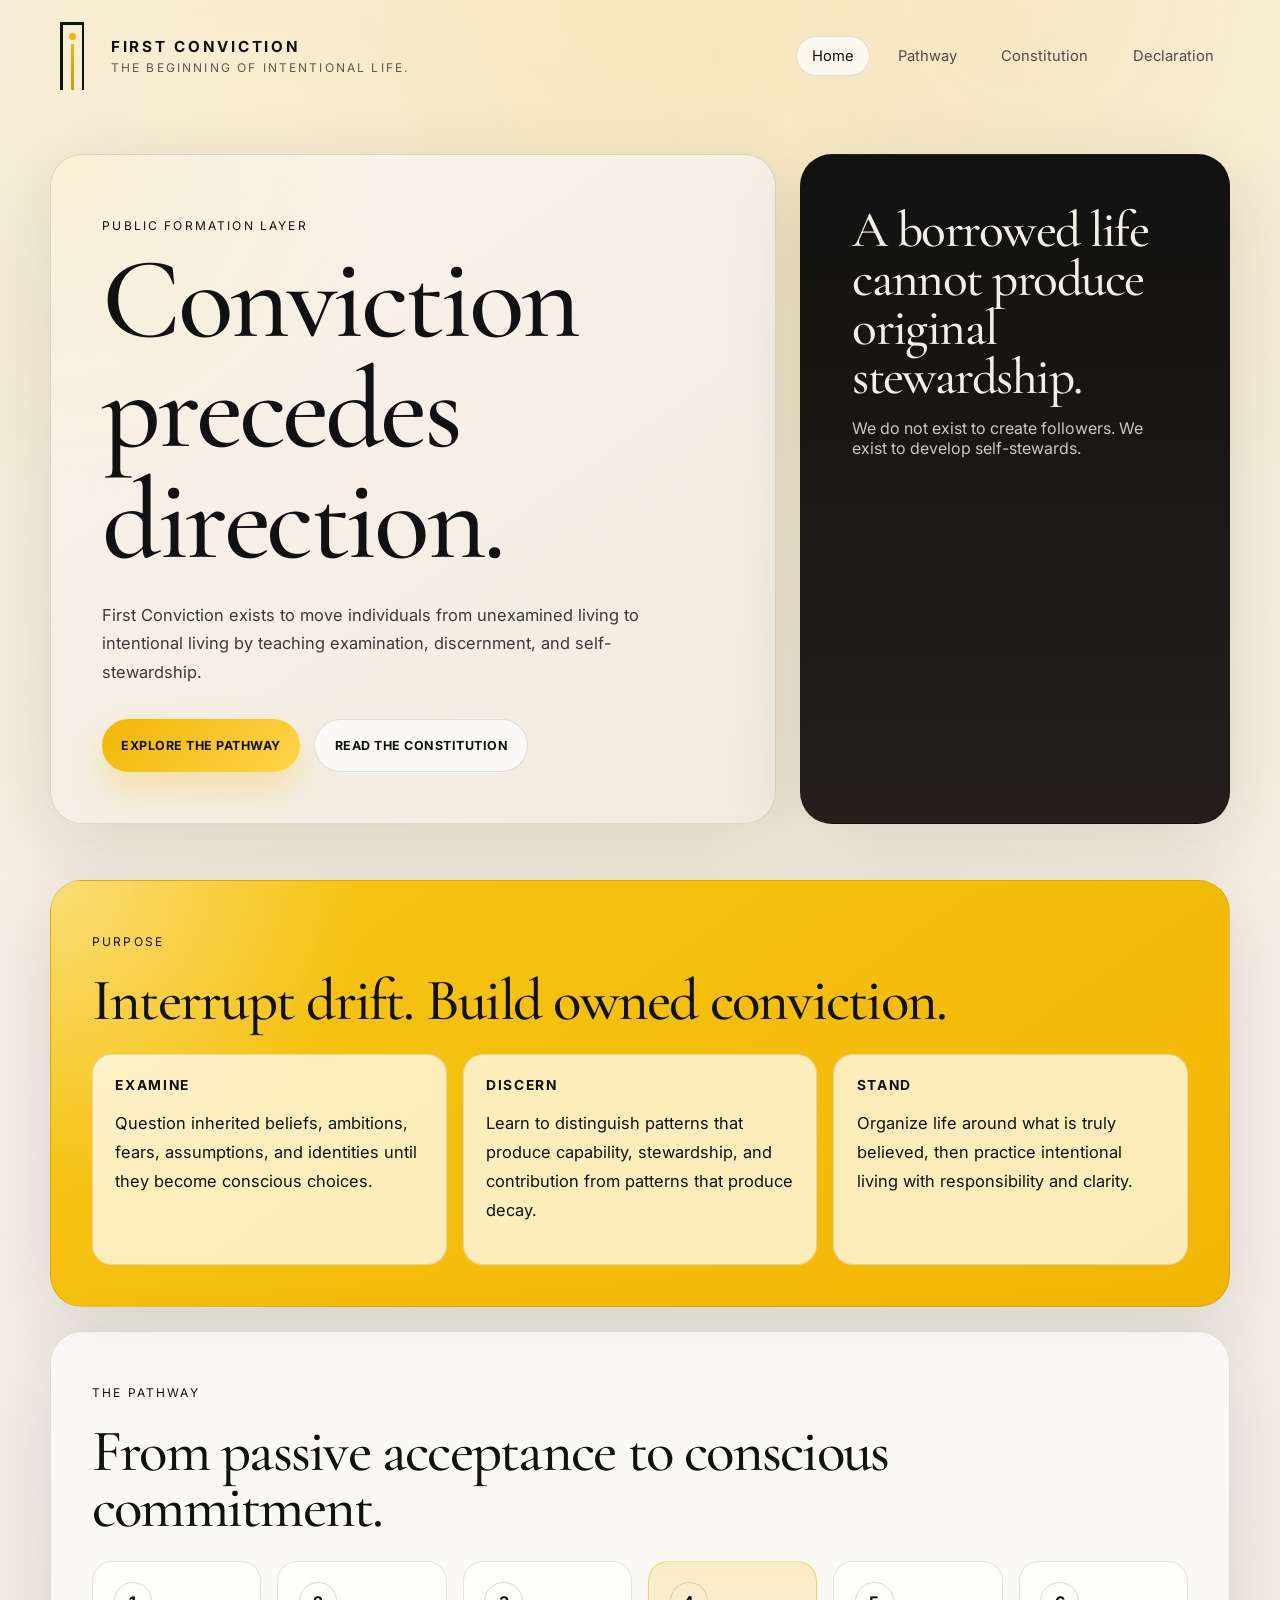
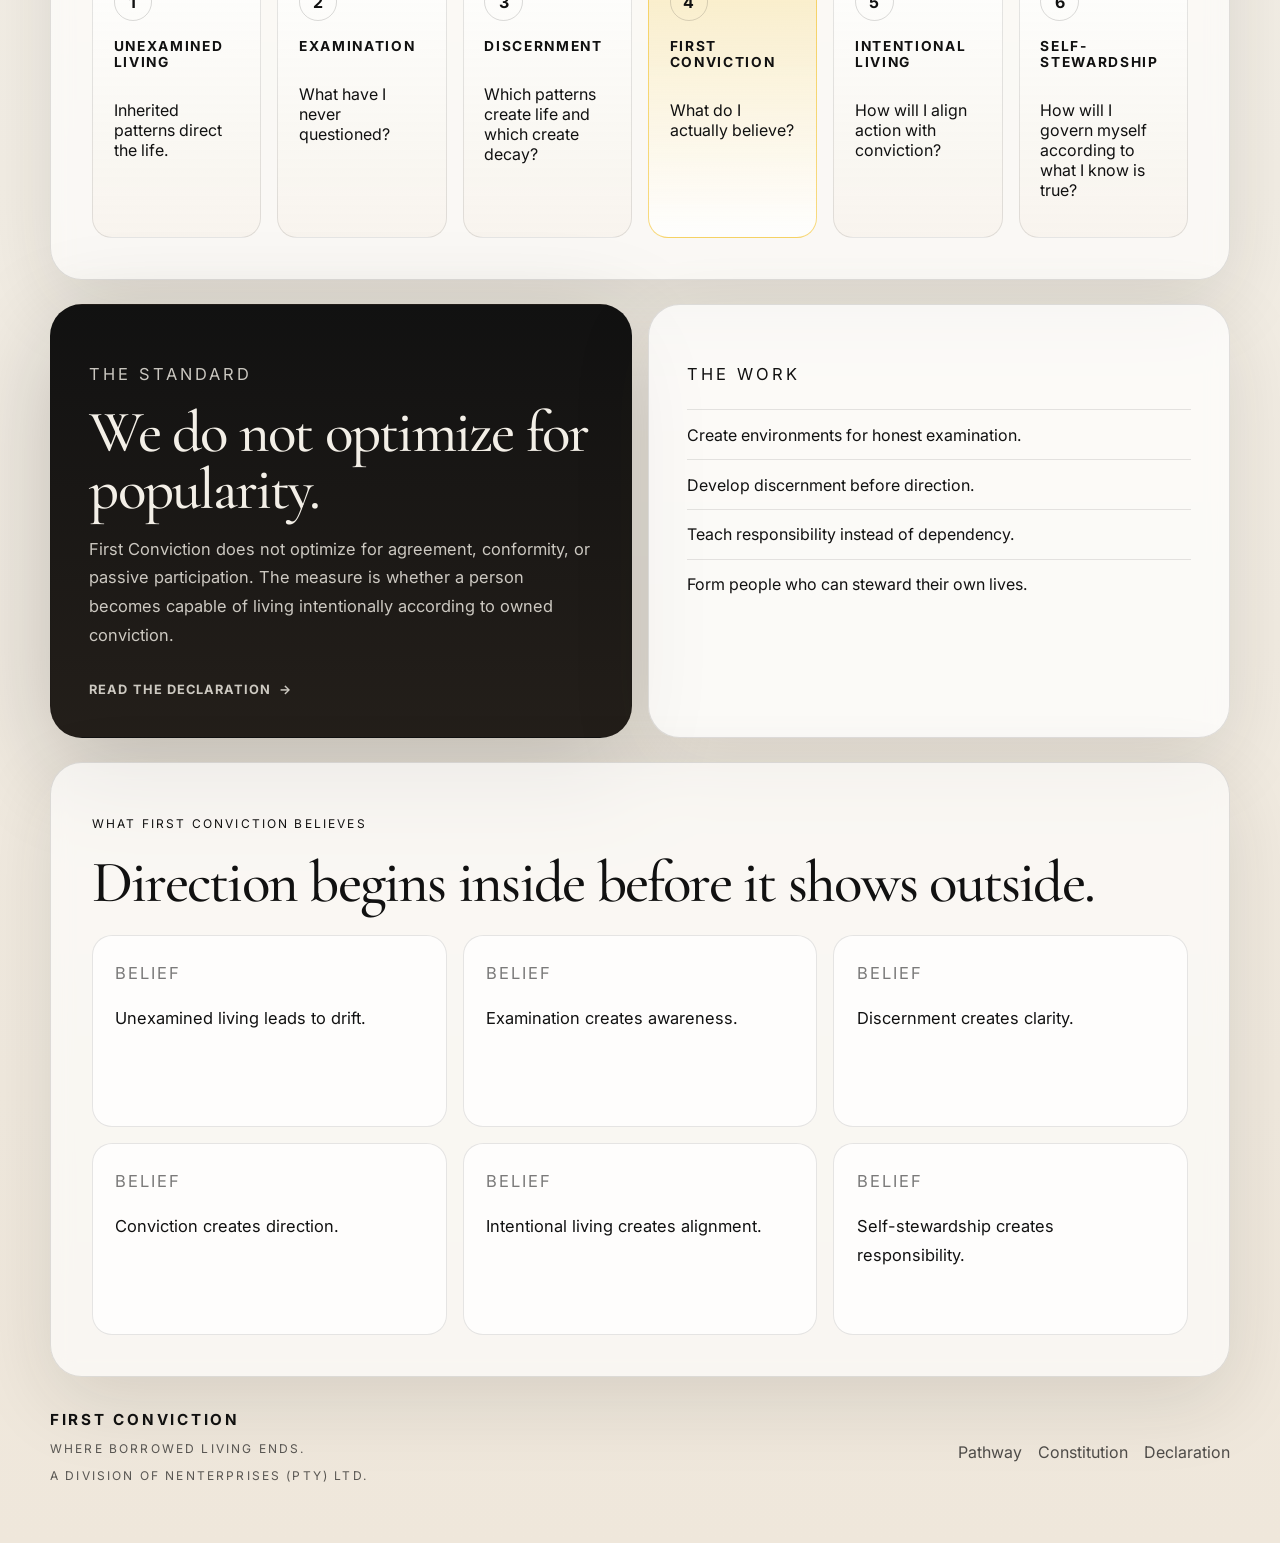
<file: index.html>
<!DOCTYPE html>
<html lang="en">
<head>
  <meta charset="UTF-8">
  <meta name="viewport" content="width=device-width, initial-scale=1.0">
  <title>First Conviction | The Beginning of Intentional Life</title>
  <meta name="description" content="First Conviction exists to move individuals from unexamined living to intentional living through examination, discernment, and self-stewardship.">
  <link rel="preconnect" href="https://fonts.googleapis.com">
  <link rel="preconnect" href="https://fonts.gstatic.com" crossorigin>
  <link href="https://fonts.googleapis.com/css2?family=Cormorant+Garamond:wght@400;500;600;700&family=Inter:wght@400;500;600;700;800&display=swap" rel="stylesheet">
  <link rel="icon" href="assets/brand-mark.svg" type="image/svg+xml">
  <link rel="stylesheet" href="styles.css">
</head>
<body data-page="home">
  <div class="site-shell">
    <header class="site-header">
      <a class="brand" href="index.html" aria-label="First Conviction home">
        <span class="brand-mark" aria-hidden="true">
          <span class="brand-mark__dot"></span>
          <span class="brand-mark__left"></span>
          <span class="brand-mark__center"></span>
          <span class="brand-mark__right"></span>
        </span>
        <span class="brand-copy">
          <strong>First Conviction</strong>
          <span>The beginning of intentional life.</span>
        </span>
      </a>
      <nav class="site-nav" aria-label="Primary">
        <a href="index.html">Home</a>
        <a href="pathway.html">Pathway</a>
        <a href="constitution.html">Constitution</a>
        <a href="declaration.html">Declaration</a>
      </nav>
    </header>

    <main>
      <section class="hero">
        <div class="hero__content reveal">
          <p class="eyebrow">Public Formation Layer</p>
          <h1>Conviction precedes direction.</h1>
          <p class="hero__lede">
            First Conviction exists to move individuals from unexamined living to intentional living by teaching examination, discernment, and self-stewardship.
          </p>
          <div class="hero__actions">
            <a class="button button--primary" href="pathway.html">Explore the Pathway</a>
            <a class="button button--ghost" href="constitution.html">Read the Constitution</a>
          </div>
        </div>
        <aside class="hero__panel reveal">
          <blockquote>
            A borrowed life cannot produce original stewardship.
          </blockquote>
          <p>
            We do not exist to create followers. We exist to develop self-stewards.
          </p>
        </aside>
      </section>

      <section class="section section--gold reveal">
        <div class="section-heading">
          <p class="eyebrow">Purpose</p>
          <h2>Interrupt drift. Build owned conviction.</h2>
        </div>
        <div class="principles-grid">
          <article class="principle-card">
            <h3>Examine</h3>
            <p>Question inherited beliefs, ambitions, fears, assumptions, and identities until they become conscious choices.</p>
          </article>
          <article class="principle-card">
            <h3>Discern</h3>
            <p>Learn to distinguish patterns that produce capability, stewardship, and contribution from patterns that produce decay.</p>
          </article>
          <article class="principle-card">
            <h3>Stand</h3>
            <p>Organize life around what is truly believed, then practice intentional living with responsibility and clarity.</p>
          </article>
        </div>
      </section>

      <section class="section reveal">
        <div class="section-heading">
          <p class="eyebrow">The Pathway</p>
          <h2>From passive acceptance to conscious commitment.</h2>
        </div>
        <div class="pathway-strip" aria-label="First Conviction pathway">
          <div class="path-step">
            <span class="path-step__number">1</span>
            <h3>Unexamined Living</h3>
            <p>Inherited patterns direct the life.</p>
          </div>
          <div class="path-step">
            <span class="path-step__number">2</span>
            <h3>Examination</h3>
            <p>What have I never questioned?</p>
          </div>
          <div class="path-step">
            <span class="path-step__number">3</span>
            <h3>Discernment</h3>
            <p>Which patterns create life and which create decay?</p>
          </div>
          <div class="path-step path-step--accent">
            <span class="path-step__number">4</span>
            <h3>First Conviction</h3>
            <p>What do I actually believe?</p>
          </div>
          <div class="path-step">
            <span class="path-step__number">5</span>
            <h3>Intentional Living</h3>
            <p>How will I align action with conviction?</p>
          </div>
          <div class="path-step">
            <span class="path-step__number">6</span>
            <h3>Self-Stewardship</h3>
            <p>How will I govern myself according to what I know is true?</p>
          </div>
        </div>
      </section>

      <section class="section split-section reveal">
        <div class="split-section__panel split-section__panel--dark">
          <p class="eyebrow">The Standard</p>
          <h2>We do not optimize for popularity.</h2>
          <p>
            First Conviction does not optimize for agreement, conformity, or passive participation. The measure is whether a person becomes capable of living intentionally according to owned conviction.
          </p>
          <a class="text-link" href="declaration.html">Read the declaration</a>
        </div>
        <div class="split-section__panel split-section__panel--light">
          <p class="eyebrow">The Work</p>
          <ul class="line-list">
            <li>Create environments for honest examination.</li>
            <li>Develop discernment before direction.</li>
            <li>Teach responsibility instead of dependency.</li>
            <li>Form people who can steward their own lives.</li>
          </ul>
        </div>
      </section>

      <section class="section reveal">
        <div class="section-heading">
          <p class="eyebrow">What First Conviction Believes</p>
          <h2>Direction begins inside before it shows outside.</h2>
        </div>
        <div class="quote-grid">
          <article class="quote-card">
            <p class="quote-card__label">Belief</p>
            <p>Unexamined living leads to drift.</p>
          </article>
          <article class="quote-card">
            <p class="quote-card__label">Belief</p>
            <p>Examination creates awareness.</p>
          </article>
          <article class="quote-card">
            <p class="quote-card__label">Belief</p>
            <p>Discernment creates clarity.</p>
          </article>
          <article class="quote-card">
            <p class="quote-card__label">Belief</p>
            <p>Conviction creates direction.</p>
          </article>
          <article class="quote-card">
            <p class="quote-card__label">Belief</p>
            <p>Intentional living creates alignment.</p>
          </article>
          <article class="quote-card">
            <p class="quote-card__label">Belief</p>
            <p>Self-stewardship creates responsibility.</p>
          </article>
        </div>
      </section>
    </main>

    <footer class="site-footer">
      <div>
        <strong>First Conviction</strong>
        <p>Where borrowed living ends.</p>
        <p class="footer-attribution">A division of Nenterprises (Pty) Ltd.</p>
      </div>
      <div class="footer-links">
        <a href="pathway.html">Pathway</a>
        <a href="constitution.html">Constitution</a>
        <a href="declaration.html">Declaration</a>
      </div>
    </footer>
  </div>

  <script src="script.js"></script>
</body>
</html>
</file>
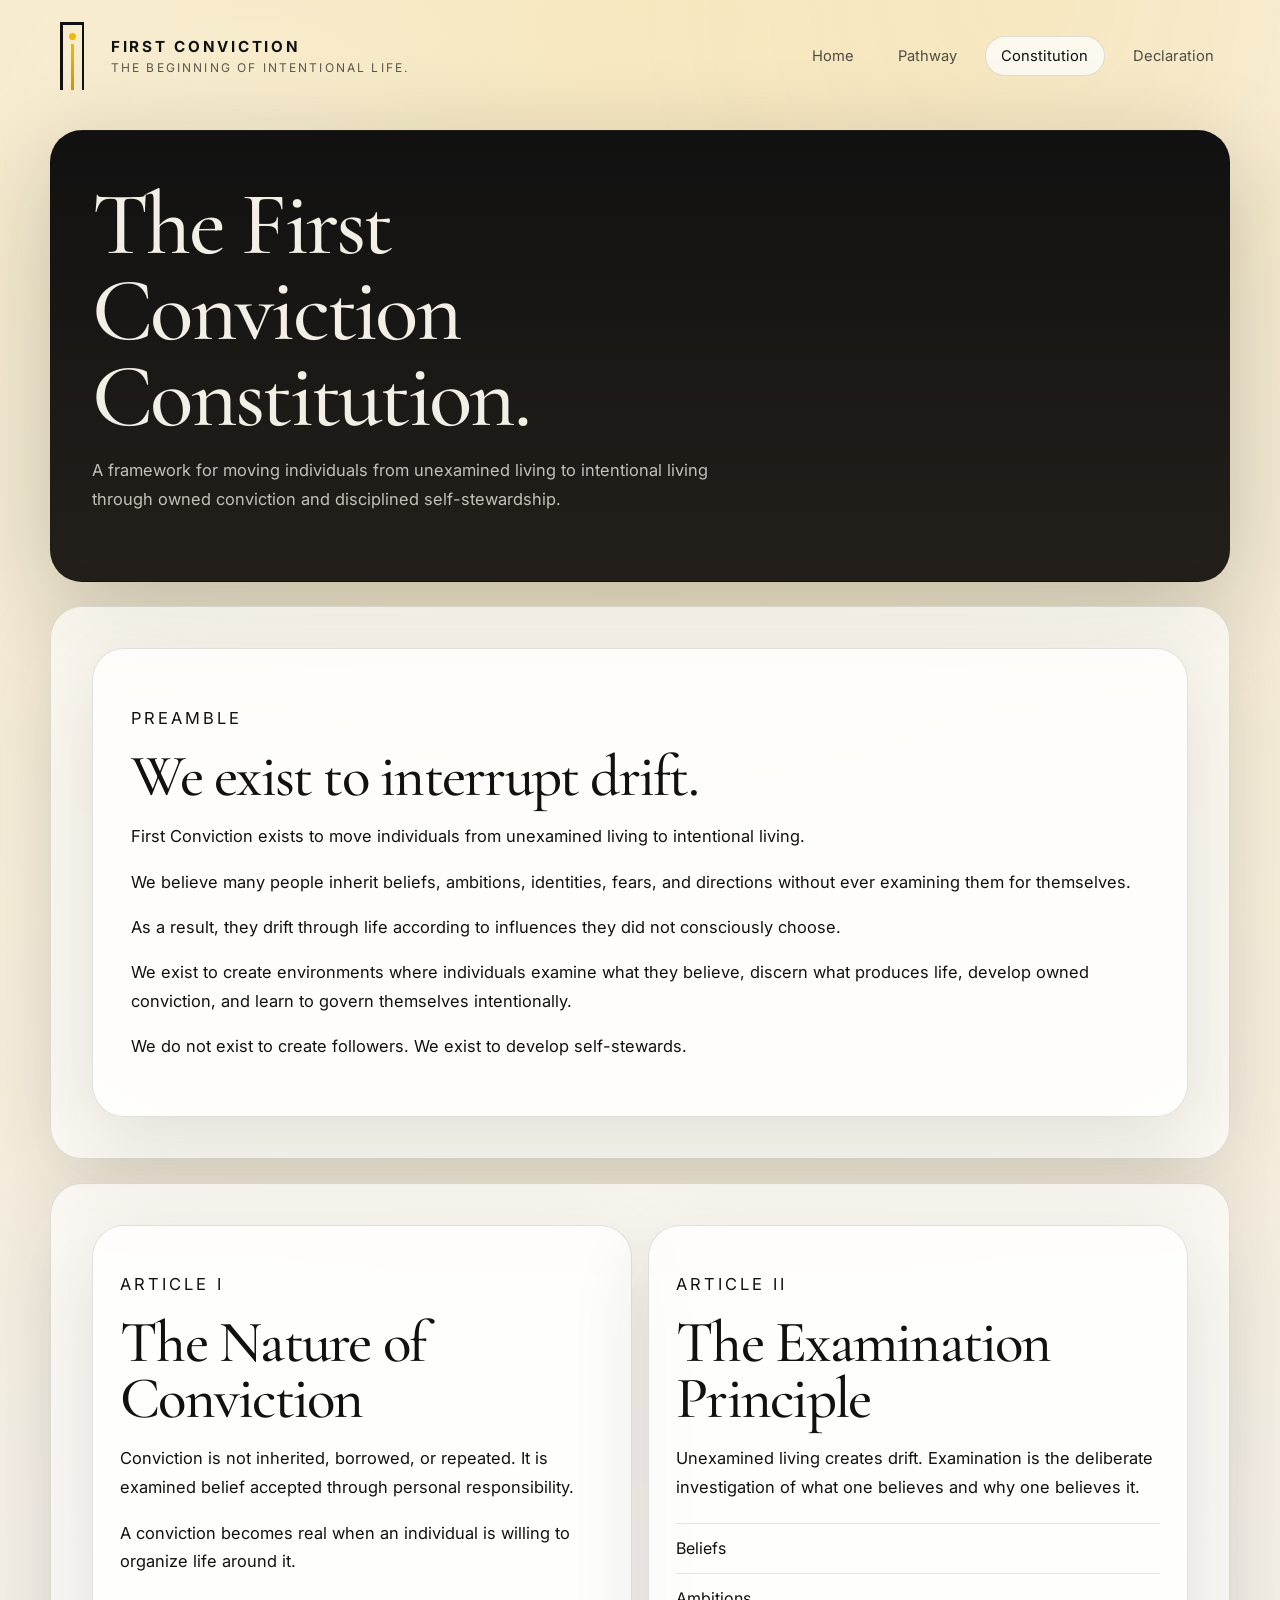
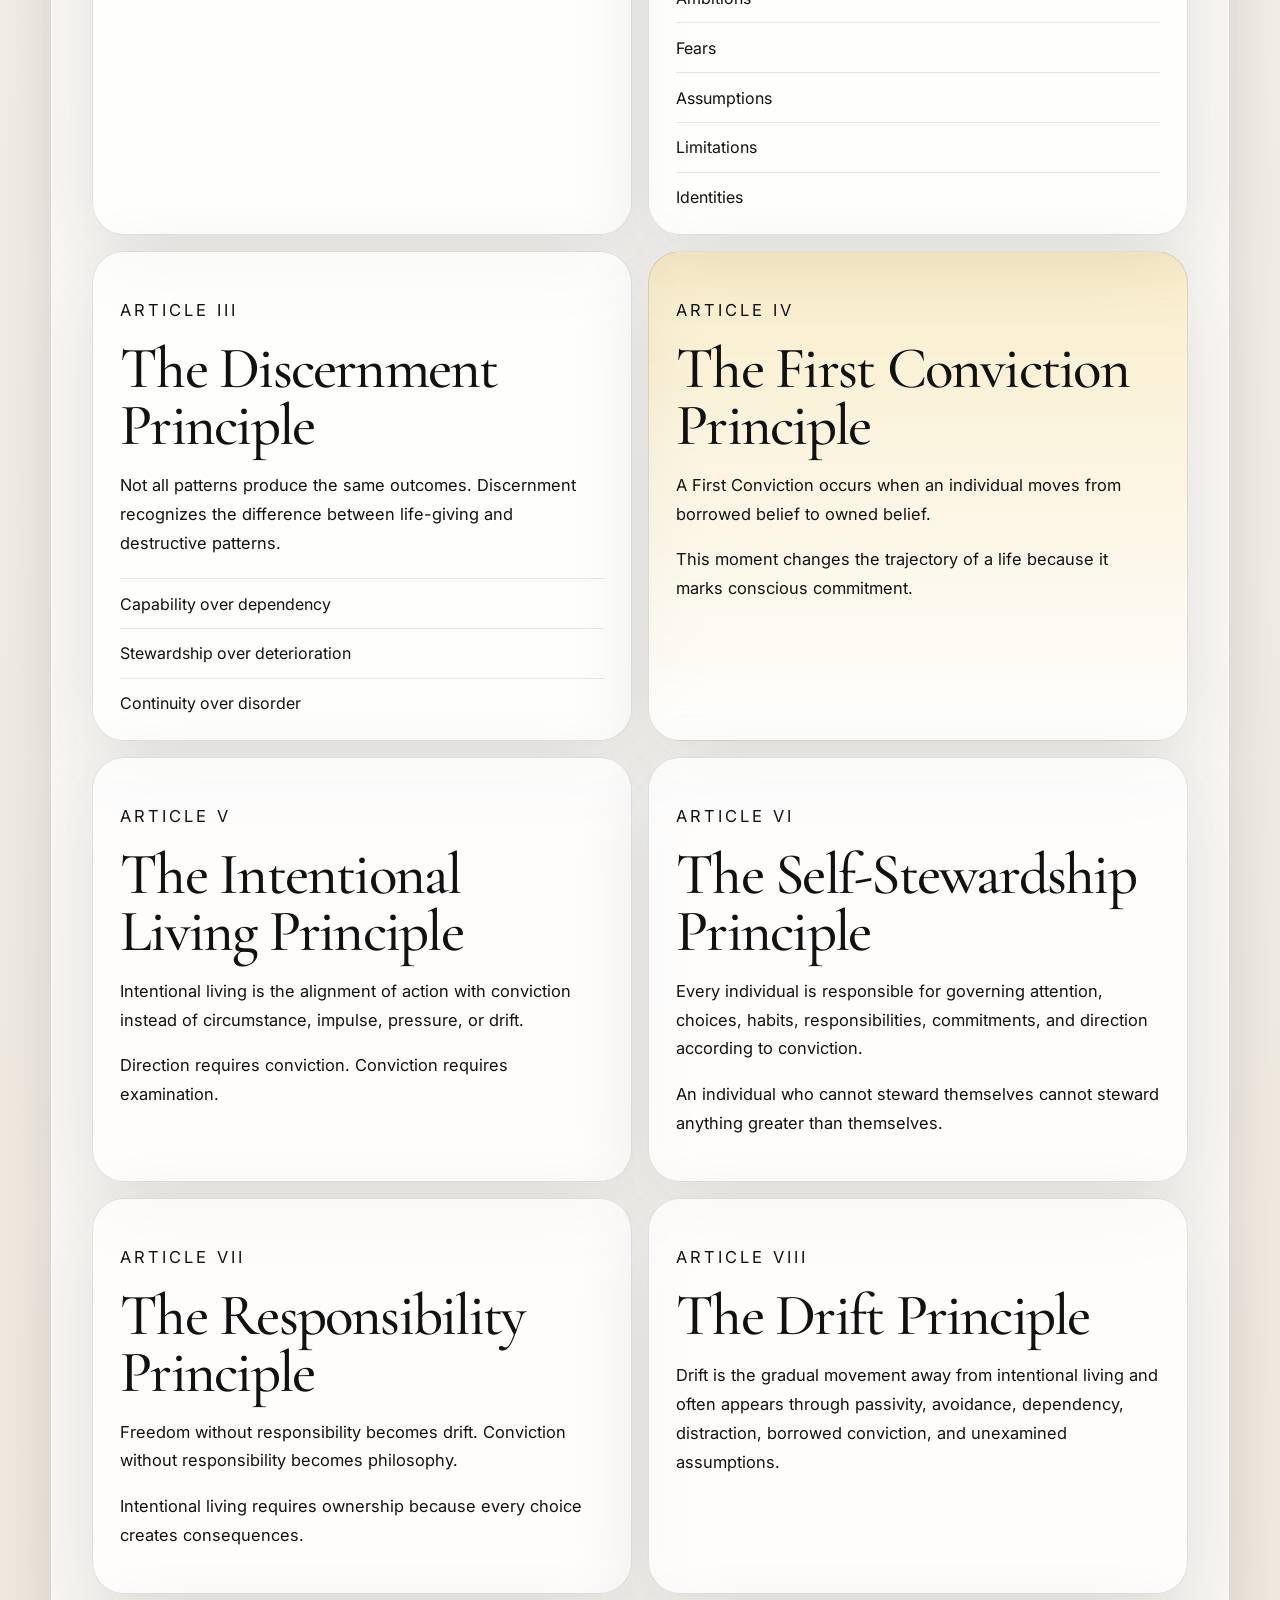
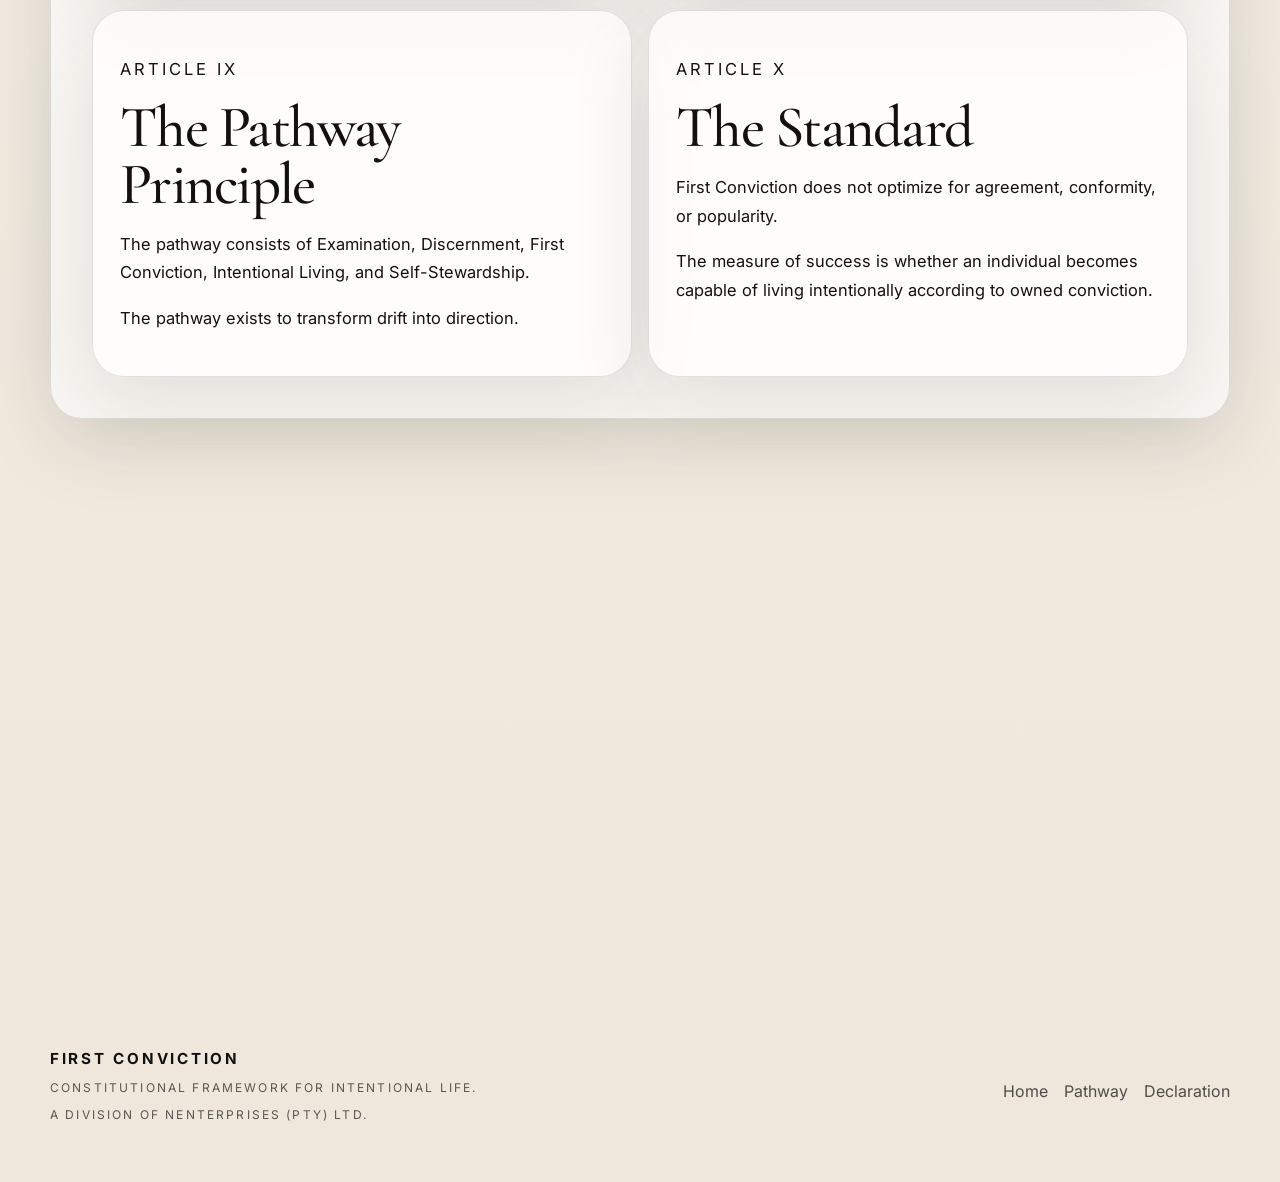
<file: constitution.html>
<!DOCTYPE html>
<html lang="en">
<head>
  <meta charset="UTF-8">
  <meta name="viewport" content="width=device-width, initial-scale=1.0">
  <title>First Conviction | Constitution</title>
  <meta name="description" content="Read the First Conviction Constitution, including the ten articles that define its doctrine and pathway.">
  <link rel="preconnect" href="https://fonts.googleapis.com">
  <link rel="preconnect" href="https://fonts.gstatic.com" crossorigin>
  <link href="https://fonts.googleapis.com/css2?family=Cormorant+Garamond:wght@400;500;600;700&family=Inter:wght@400;500;600;700;800&display=swap" rel="stylesheet">
  <link rel="icon" href="assets/brand-mark.svg" type="image/svg+xml">
  <link rel="stylesheet" href="styles.css">
</head>
<body data-page="constitution">
  <div class="site-shell">
    <header class="site-header">
      <a class="brand" href="index.html" aria-label="First Conviction home">
        <span class="brand-mark" aria-hidden="true">
          <span class="brand-mark__dot"></span>
          <span class="brand-mark__left"></span>
          <span class="brand-mark__center"></span>
          <span class="brand-mark__right"></span>
        </span>
        <span class="brand-copy">
          <strong>First Conviction</strong>
          <span>The beginning of intentional life.</span>
        </span>
      </a>
      <nav class="site-nav" aria-label="Primary">
        <a href="index.html">Home</a>
        <a href="pathway.html">Pathway</a>
        <a href="constitution.html">Constitution</a>
        <a href="declaration.html">Declaration</a>
      </nav>
    </header>

    <main>
      <section class="page-hero page-hero--dark reveal">
        <h1>The First Conviction Constitution.</h1>
        <p class="page-hero__lede">
          A framework for moving individuals from unexamined living to intentional living through owned conviction and disciplined self-stewardship.
        </p>
      </section>

      <section class="section reveal">
        <article class="constitution-block">
          <p class="eyebrow">Preamble</p>
          <h2>We exist to interrupt drift.</h2>
          <p>First Conviction exists to move individuals from unexamined living to intentional living.</p>
          <p>We believe many people inherit beliefs, ambitions, identities, fears, and directions without ever examining them for themselves.</p>
          <p>As a result, they drift through life according to influences they did not consciously choose.</p>
          <p>We exist to create environments where individuals examine what they believe, discern what produces life, develop owned conviction, and learn to govern themselves intentionally.</p>
          <p>We do not exist to create followers. We exist to develop self-stewards.</p>
        </article>
      </section>

      <section class="section constitution-grid reveal">
        <article class="constitution-card">
          <p class="eyebrow">Article I</p>
          <h2>The Nature of Conviction</h2>
          <p>Conviction is not inherited, borrowed, or repeated. It is examined belief accepted through personal responsibility.</p>
          <p>A conviction becomes real when an individual is willing to organize life around it.</p>
        </article>
        <article class="constitution-card">
          <p class="eyebrow">Article II</p>
          <h2>The Examination Principle</h2>
          <p>Unexamined living creates drift. Examination is the deliberate investigation of what one believes and why one believes it.</p>
          <ul class="line-list">
            <li>Beliefs</li>
            <li>Ambitions</li>
            <li>Fears</li>
            <li>Assumptions</li>
            <li>Limitations</li>
            <li>Identities</li>
          </ul>
        </article>
        <article class="constitution-card">
          <p class="eyebrow">Article III</p>
          <h2>The Discernment Principle</h2>
          <p>Not all patterns produce the same outcomes. Discernment recognizes the difference between life-giving and destructive patterns.</p>
          <ul class="line-list">
            <li>Capability over dependency</li>
            <li>Stewardship over deterioration</li>
            <li>Continuity over disorder</li>
          </ul>
        </article>
        <article class="constitution-card constitution-card--accent">
          <p class="eyebrow">Article IV</p>
          <h2>The First Conviction Principle</h2>
          <p>A First Conviction occurs when an individual moves from borrowed belief to owned belief.</p>
          <p>This moment changes the trajectory of a life because it marks conscious commitment.</p>
        </article>
        <article class="constitution-card">
          <p class="eyebrow">Article V</p>
          <h2>The Intentional Living Principle</h2>
          <p>Intentional living is the alignment of action with conviction instead of circumstance, impulse, pressure, or drift.</p>
          <p>Direction requires conviction. Conviction requires examination.</p>
        </article>
        <article class="constitution-card">
          <p class="eyebrow">Article VI</p>
          <h2>The Self-Stewardship Principle</h2>
          <p>Every individual is responsible for governing attention, choices, habits, responsibilities, commitments, and direction according to conviction.</p>
          <p>An individual who cannot steward themselves cannot steward anything greater than themselves.</p>
        </article>
        <article class="constitution-card">
          <p class="eyebrow">Article VII</p>
          <h2>The Responsibility Principle</h2>
          <p>Freedom without responsibility becomes drift. Conviction without responsibility becomes philosophy.</p>
          <p>Intentional living requires ownership because every choice creates consequences.</p>
        </article>
        <article class="constitution-card">
          <p class="eyebrow">Article VIII</p>
          <h2>The Drift Principle</h2>
          <p>Drift is the gradual movement away from intentional living and often appears through passivity, avoidance, dependency, distraction, borrowed conviction, and unexamined assumptions.</p>
        </article>
        <article class="constitution-card">
          <p class="eyebrow">Article IX</p>
          <h2>The Pathway Principle</h2>
          <p>The pathway consists of Examination, Discernment, First Conviction, Intentional Living, and Self-Stewardship.</p>
          <p>The pathway exists to transform drift into direction.</p>
        </article>
        <article class="constitution-card">
          <p class="eyebrow">Article X</p>
          <h2>The Standard</h2>
          <p>First Conviction does not optimize for agreement, conformity, or popularity.</p>
          <p>The measure of success is whether an individual becomes capable of living intentionally according to owned conviction.</p>
        </article>
      </section>

      <section class="section section--gold reveal">
        <article class="constitution-block constitution-block--compact">
          <p class="eyebrow">Declaration</p>
          <h2>This is the purpose of First Conviction.</h2>
          <div class="declaration-lines">
            <p>We believe unexamined living leads to drift.</p>
            <p>We believe examination creates awareness.</p>
            <p>We believe discernment creates clarity.</p>
            <p>We believe conviction creates direction.</p>
            <p>We believe intentional living creates alignment.</p>
            <p>We believe self-stewardship creates responsibility.</p>
            <p>We exist to move individuals from unexamined living to intentional living.</p>
          </div>
        </article>
      </section>
    </main>

    <footer class="site-footer">
      <div>
        <strong>First Conviction</strong>
        <p>Constitutional framework for intentional life.</p>
        <p class="footer-attribution">A division of Nenterprises (Pty) Ltd.</p>
      </div>
      <div class="footer-links">
        <a href="index.html">Home</a>
        <a href="pathway.html">Pathway</a>
        <a href="declaration.html">Declaration</a>
      </div>
    </footer>
  </div>

  <script src="script.js"></script>
</body>
</html>
</file>
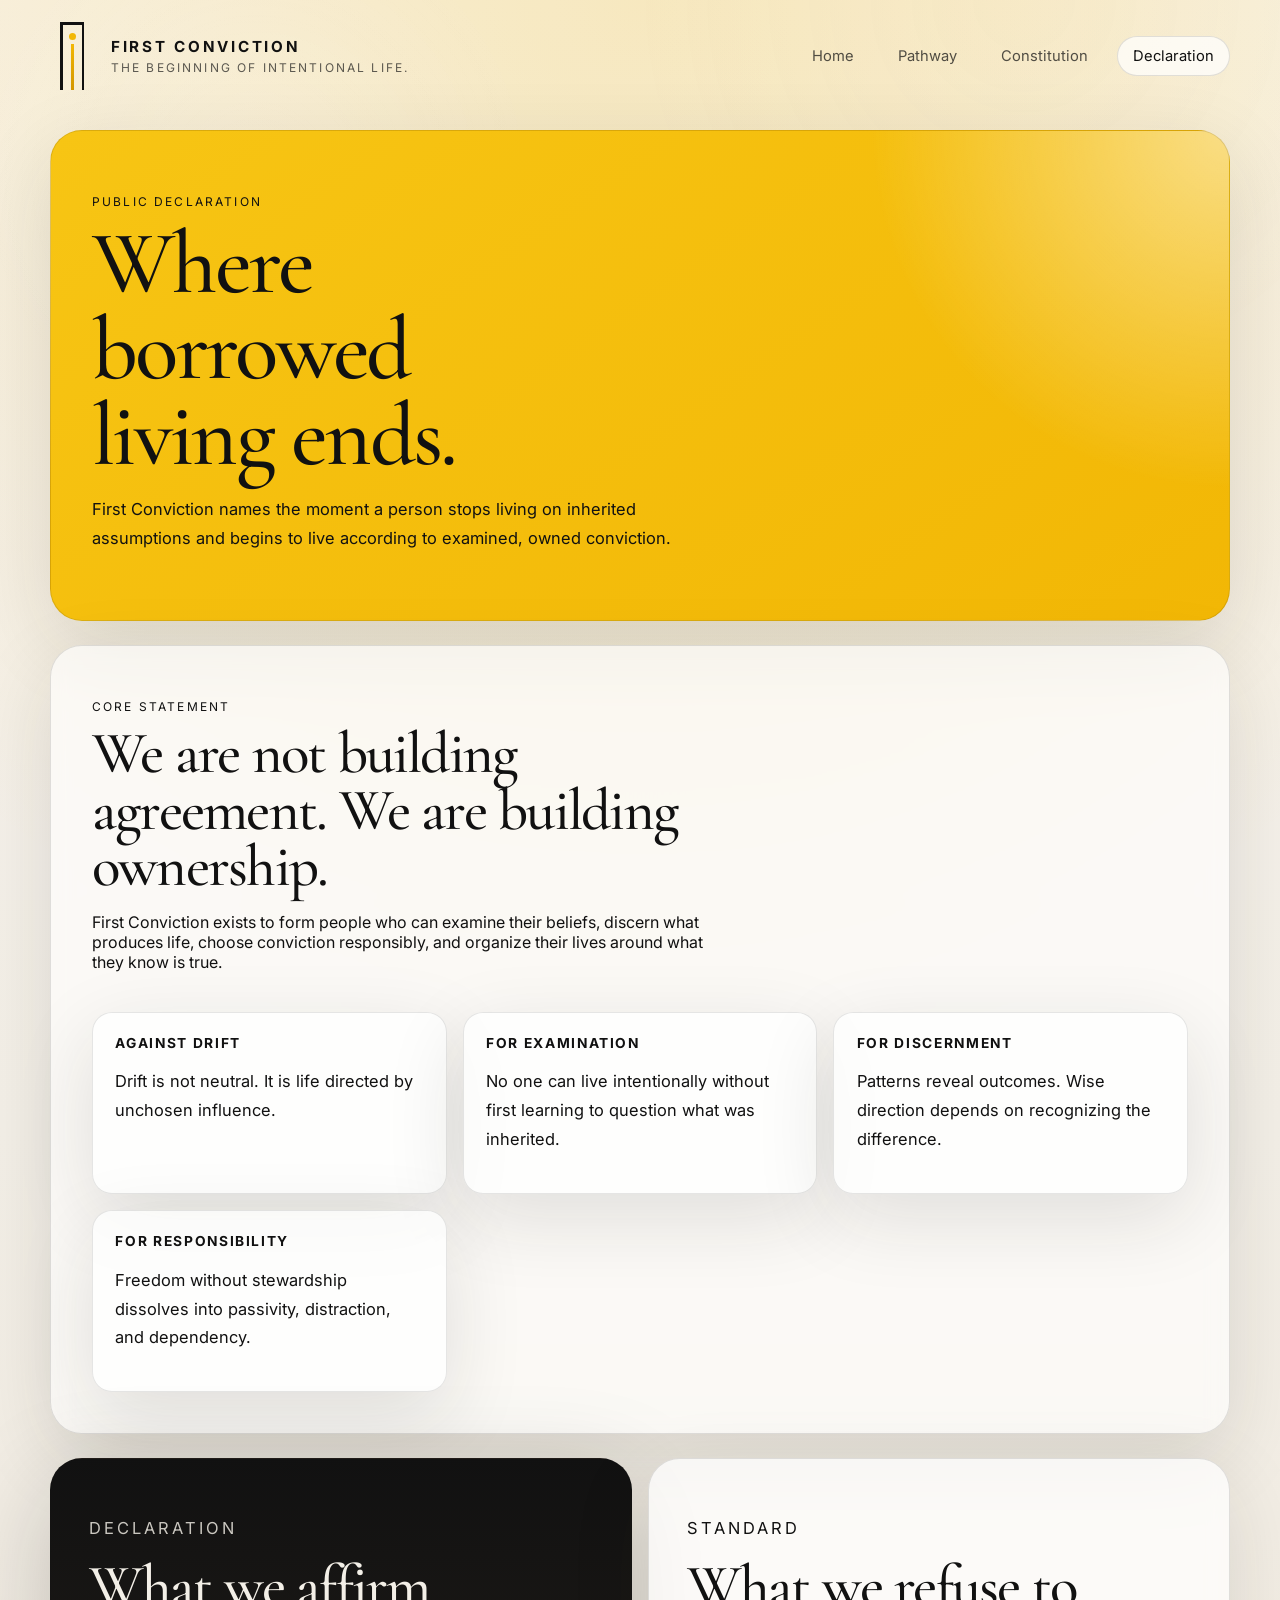
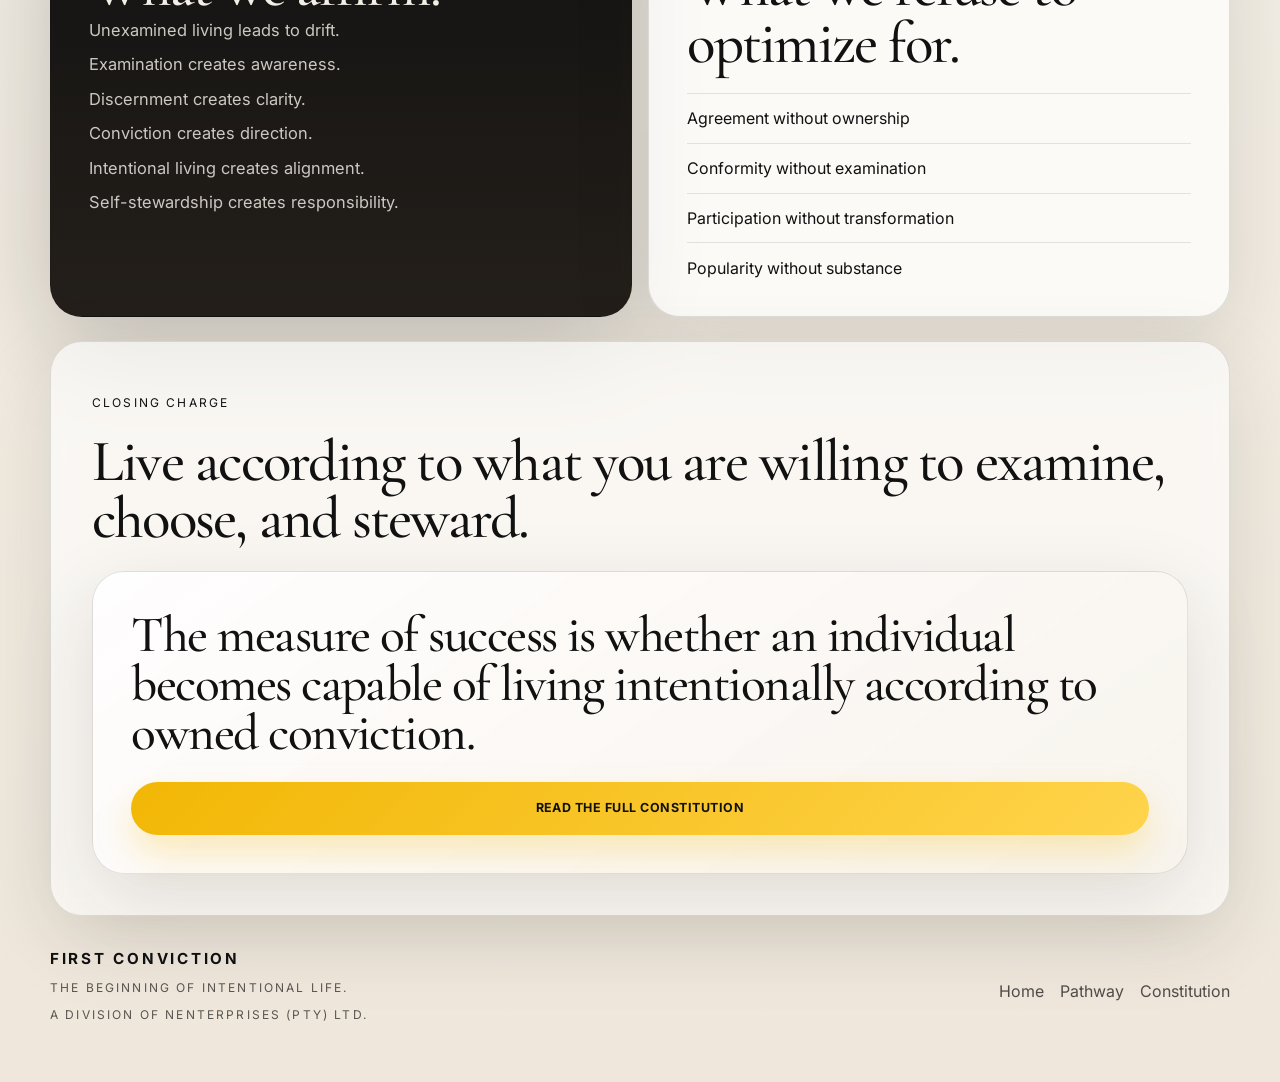
<file: declaration.html>
<!DOCTYPE html>
<html lang="en">
<head>
  <meta charset="UTF-8">
  <meta name="viewport" content="width=device-width, initial-scale=1.0">
  <title>First Conviction | Declaration</title>
  <meta name="description" content="A concise public declaration of the beliefs and standards behind First Conviction.">
  <link rel="preconnect" href="https://fonts.googleapis.com">
  <link rel="preconnect" href="https://fonts.gstatic.com" crossorigin>
  <link href="https://fonts.googleapis.com/css2?family=Cormorant+Garamond:wght@400;500;600;700&family=Inter:wght@400;500;600;700;800&display=swap" rel="stylesheet">
  <link rel="icon" href="assets/brand-mark.svg" type="image/svg+xml">
  <link rel="stylesheet" href="styles.css">
</head>
<body data-page="declaration">
  <div class="site-shell">
    <header class="site-header">
      <a class="brand" href="index.html" aria-label="First Conviction home">
        <span class="brand-mark" aria-hidden="true">
          <span class="brand-mark__dot"></span>
          <span class="brand-mark__left"></span>
          <span class="brand-mark__center"></span>
          <span class="brand-mark__right"></span>
        </span>
        <span class="brand-copy">
          <strong>First Conviction</strong>
          <span>The beginning of intentional life.</span>
        </span>
      </a>
      <nav class="site-nav" aria-label="Primary">
        <a href="index.html">Home</a>
        <a href="pathway.html">Pathway</a>
        <a href="constitution.html">Constitution</a>
        <a href="declaration.html">Declaration</a>
      </nav>
    </header>

    <main>
      <section class="page-hero page-hero--gold reveal">
        <p class="eyebrow">Public Declaration</p>
        <h1>Where borrowed living ends.</h1>
        <p class="page-hero__lede">
          First Conviction names the moment a person stops living on inherited assumptions and begins to live according to examined, owned conviction.
        </p>
      </section>

      <section class="section reveal">
        <div class="manifesto">
          <article class="manifesto__intro">
            <p class="eyebrow">Core Statement</p>
            <h2>We are not building agreement. We are building ownership.</h2>
            <p>
              First Conviction exists to form people who can examine their beliefs, discern what produces life, choose conviction responsibly, and organize their lives around what they know is true.
            </p>
          </article>
          <div class="manifesto__beliefs">
            <article class="manifesto-card">
              <h3>Against Drift</h3>
              <p>Drift is not neutral. It is life directed by unchosen influence.</p>
            </article>
            <article class="manifesto-card">
              <h3>For Examination</h3>
              <p>No one can live intentionally without first learning to question what was inherited.</p>
            </article>
            <article class="manifesto-card">
              <h3>For Discernment</h3>
              <p>Patterns reveal outcomes. Wise direction depends on recognizing the difference.</p>
            </article>
            <article class="manifesto-card">
              <h3>For Responsibility</h3>
              <p>Freedom without stewardship dissolves into passivity, distraction, and dependency.</p>
            </article>
          </div>
        </div>
      </section>

      <section class="section split-section reveal">
        <div class="split-section__panel split-section__panel--dark">
          <p class="eyebrow">Declaration</p>
          <h2>What we affirm.</h2>
          <div class="declaration-lines">
            <p>Unexamined living leads to drift.</p>
            <p>Examination creates awareness.</p>
            <p>Discernment creates clarity.</p>
            <p>Conviction creates direction.</p>
            <p>Intentional living creates alignment.</p>
            <p>Self-stewardship creates responsibility.</p>
          </div>
        </div>
        <div class="split-section__panel split-section__panel--light">
          <p class="eyebrow">Standard</p>
          <h2>What we refuse to optimize for.</h2>
          <ul class="line-list">
            <li>Agreement without ownership</li>
            <li>Conformity without examination</li>
            <li>Participation without transformation</li>
            <li>Popularity without substance</li>
          </ul>
        </div>
      </section>

      <section class="section reveal">
        <div class="section-heading">
          <p class="eyebrow">Closing Charge</p>
          <h2>Live according to what you are willing to examine, choose, and steward.</h2>
        </div>
        <div class="quote-panel">
          <blockquote>
            The measure of success is whether an individual becomes capable of living intentionally according to owned conviction.
          </blockquote>
          <a class="button button--primary" href="constitution.html">Read the full constitution</a>
        </div>
      </section>
    </main>

    <footer class="site-footer">
      <div>
        <strong>First Conviction</strong>
        <p>The beginning of intentional life.</p>
        <p class="footer-attribution">A division of Nenterprises (Pty) Ltd.</p>
      </div>
      <div class="footer-links">
        <a href="index.html">Home</a>
        <a href="pathway.html">Pathway</a>
        <a href="constitution.html">Constitution</a>
      </div>
    </footer>
  </div>

  <script src="script.js"></script>
</body>
</html>
</file>
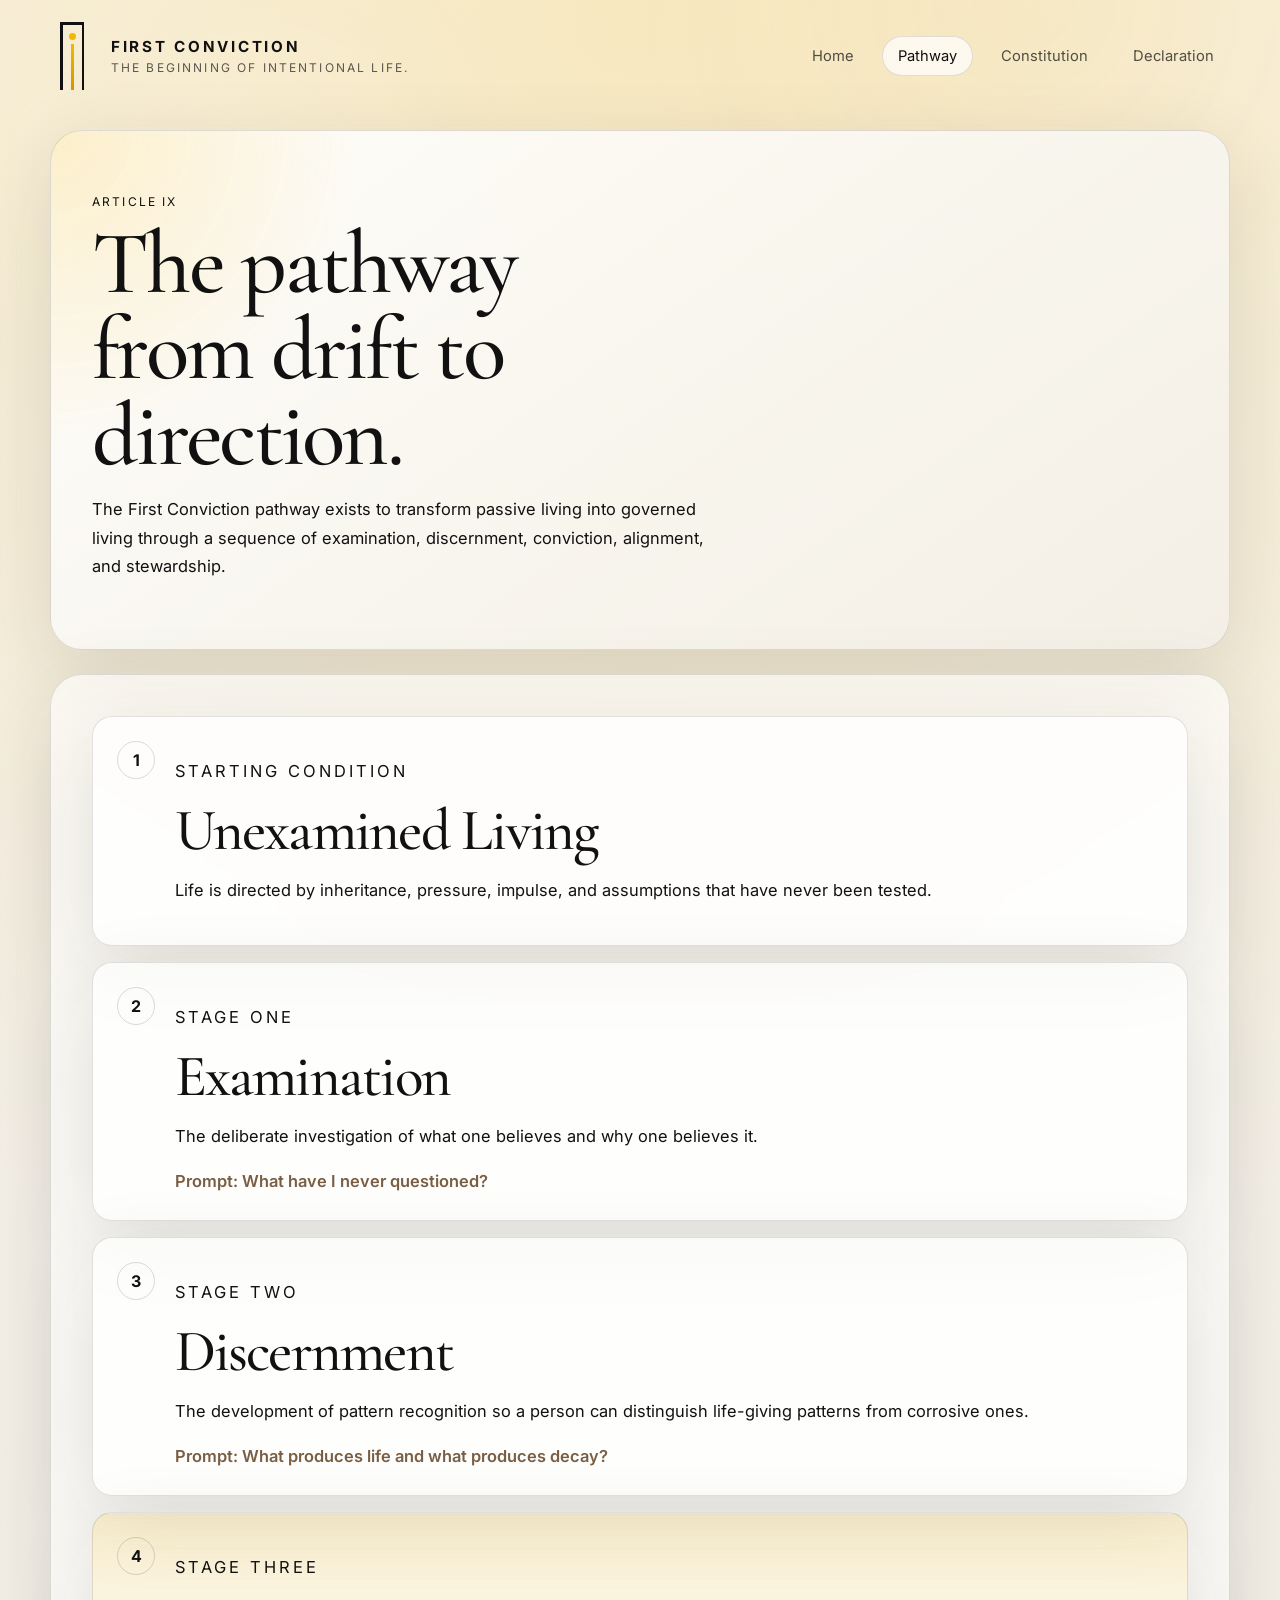
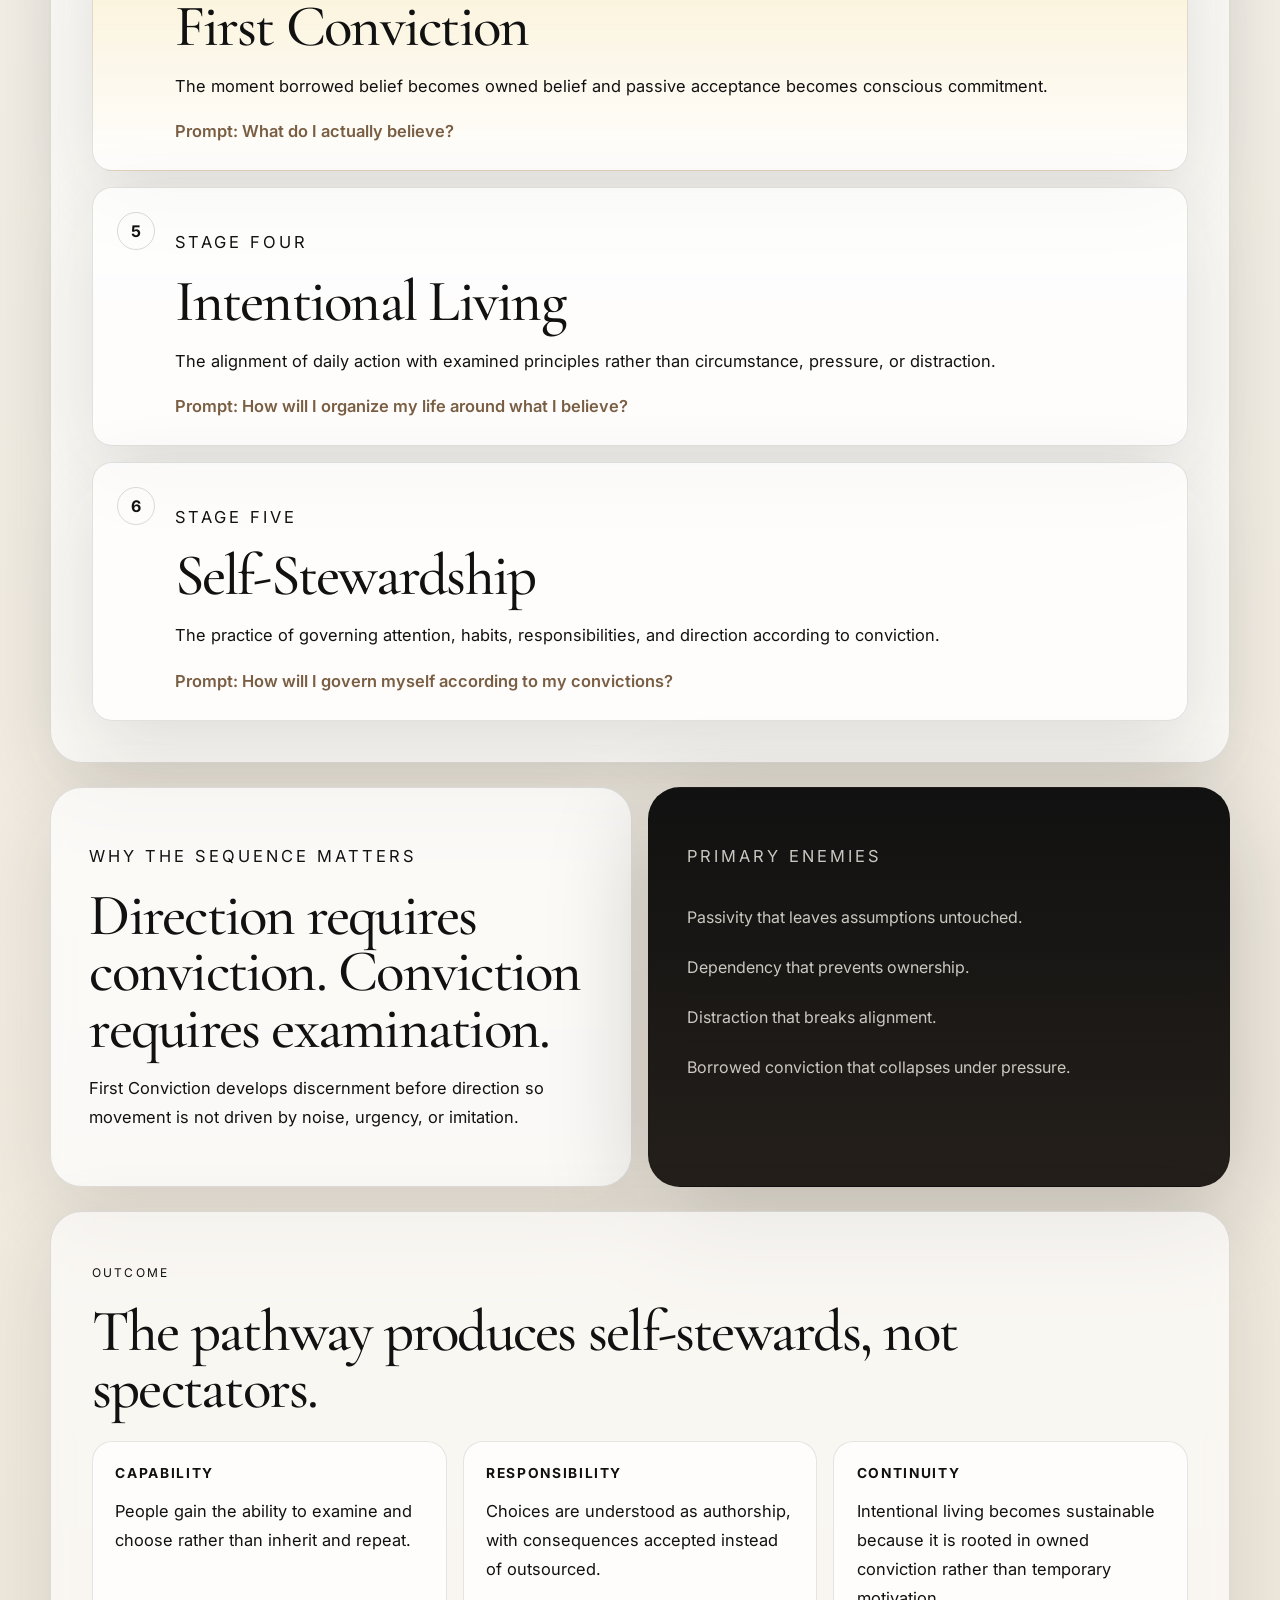
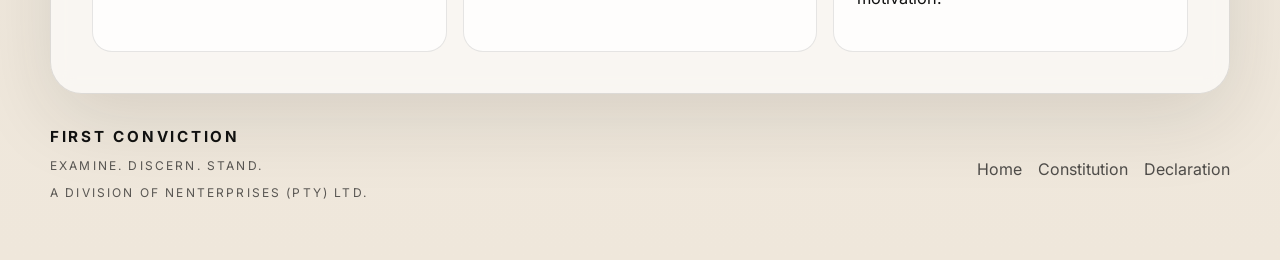
<file: pathway.html>
<!DOCTYPE html>
<html lang="en">
<head>
  <meta charset="UTF-8">
  <meta name="viewport" content="width=device-width, initial-scale=1.0">
  <title>First Conviction | The Pathway</title>
  <meta name="description" content="Explore the First Conviction pathway from examination to self-stewardship.">
  <link rel="preconnect" href="https://fonts.googleapis.com">
  <link rel="preconnect" href="https://fonts.gstatic.com" crossorigin>
  <link href="https://fonts.googleapis.com/css2?family=Cormorant+Garamond:wght@400;500;600;700&family=Inter:wght@400;500;600;700;800&display=swap" rel="stylesheet">
  <link rel="icon" href="assets/brand-mark.svg" type="image/svg+xml">
  <link rel="stylesheet" href="styles.css">
</head>
<body data-page="pathway">
  <div class="site-shell">
    <header class="site-header">
      <a class="brand" href="index.html" aria-label="First Conviction home">
        <span class="brand-mark" aria-hidden="true">
          <span class="brand-mark__dot"></span>
          <span class="brand-mark__left"></span>
          <span class="brand-mark__center"></span>
          <span class="brand-mark__right"></span>
        </span>
        <span class="brand-copy">
          <strong>First Conviction</strong>
          <span>The beginning of intentional life.</span>
        </span>
      </a>
      <nav class="site-nav" aria-label="Primary">
        <a href="index.html">Home</a>
        <a href="pathway.html">Pathway</a>
        <a href="constitution.html">Constitution</a>
        <a href="declaration.html">Declaration</a>
      </nav>
    </header>

    <main>
      <section class="page-hero page-hero--light reveal">
        <p class="eyebrow">Article IX</p>
        <h1>The pathway from drift to direction.</h1>
        <p class="page-hero__lede">
          The First Conviction pathway exists to transform passive living into governed living through a sequence of examination, discernment, conviction, alignment, and stewardship.
        </p>
      </section>

      <section class="section reveal">
        <div class="timeline">
          <article class="timeline__item">
            <span class="timeline__number">1</span>
            <div>
              <p class="eyebrow">Starting Condition</p>
              <h2>Unexamined Living</h2>
              <p>Life is directed by inheritance, pressure, impulse, and assumptions that have never been tested.</p>
            </div>
          </article>
          <article class="timeline__item">
            <span class="timeline__number">2</span>
            <div>
              <p class="eyebrow">Stage One</p>
              <h2>Examination</h2>
              <p>The deliberate investigation of what one believes and why one believes it.</p>
              <p class="prompt">Prompt: What have I never questioned?</p>
            </div>
          </article>
          <article class="timeline__item">
            <span class="timeline__number">3</span>
            <div>
              <p class="eyebrow">Stage Two</p>
              <h2>Discernment</h2>
              <p>The development of pattern recognition so a person can distinguish life-giving patterns from corrosive ones.</p>
              <p class="prompt">Prompt: What produces life and what produces decay?</p>
            </div>
          </article>
          <article class="timeline__item timeline__item--accent">
            <span class="timeline__number">4</span>
            <div>
              <p class="eyebrow">Stage Three</p>
              <h2>First Conviction</h2>
              <p>The moment borrowed belief becomes owned belief and passive acceptance becomes conscious commitment.</p>
              <p class="prompt">Prompt: What do I actually believe?</p>
            </div>
          </article>
          <article class="timeline__item">
            <span class="timeline__number">5</span>
            <div>
              <p class="eyebrow">Stage Four</p>
              <h2>Intentional Living</h2>
              <p>The alignment of daily action with examined principles rather than circumstance, pressure, or distraction.</p>
              <p class="prompt">Prompt: How will I organize my life around what I believe?</p>
            </div>
          </article>
          <article class="timeline__item">
            <span class="timeline__number">6</span>
            <div>
              <p class="eyebrow">Stage Five</p>
              <h2>Self-Stewardship</h2>
              <p>The practice of governing attention, habits, responsibilities, and direction according to conviction.</p>
              <p class="prompt">Prompt: How will I govern myself according to my convictions?</p>
            </div>
          </article>
        </div>
      </section>

      <section class="section split-section reveal">
        <div class="split-section__panel split-section__panel--light">
          <p class="eyebrow">Why The Sequence Matters</p>
          <h2>Direction requires conviction. Conviction requires examination.</h2>
          <p>
            First Conviction develops discernment before direction so movement is not driven by noise, urgency, or imitation.
          </p>
        </div>
        <div class="split-section__panel split-section__panel--dark">
          <p class="eyebrow">Primary Enemies</p>
          <ul class="line-list">
            <li>Passivity that leaves assumptions untouched.</li>
            <li>Dependency that prevents ownership.</li>
            <li>Distraction that breaks alignment.</li>
            <li>Borrowed conviction that collapses under pressure.</li>
          </ul>
        </div>
      </section>

      <section class="section reveal">
        <div class="section-heading">
          <p class="eyebrow">Outcome</p>
          <h2>The pathway produces self-stewards, not spectators.</h2>
        </div>
        <div class="principles-grid">
          <article class="principle-card">
            <h3>Capability</h3>
            <p>People gain the ability to examine and choose rather than inherit and repeat.</p>
          </article>
          <article class="principle-card">
            <h3>Responsibility</h3>
            <p>Choices are understood as authorship, with consequences accepted instead of outsourced.</p>
          </article>
          <article class="principle-card">
            <h3>Continuity</h3>
            <p>Intentional living becomes sustainable because it is rooted in owned conviction rather than temporary motivation.</p>
          </article>
        </div>
      </section>
    </main>

    <footer class="site-footer">
      <div>
        <strong>First Conviction</strong>
        <p>Examine. Discern. Stand.</p>
        <p class="footer-attribution">A division of Nenterprises (Pty) Ltd.</p>
      </div>
      <div class="footer-links">
        <a href="index.html">Home</a>
        <a href="constitution.html">Constitution</a>
        <a href="declaration.html">Declaration</a>
      </div>
    </footer>
  </div>

  <script src="script.js"></script>
</body>
</html>
</file>
<file: styles.css>
:root {
  --conviction-black: #111111;
  --threshold-ivory: #f3efe7;
  --first-yellow: #f2b705;
  --first-yellow-deep: #d39600;
  --ash-grey: #74706a;
  --clay-brown: #7a5e43;
  --midnight-brown: #241f1a;
  --paper: #fbf7f0;
  --border-soft: rgba(17, 17, 17, 0.12);
  --shadow-soft: 0 24px 80px rgba(36, 31, 26, 0.12);
  --shadow-deep: 0 28px 100px rgba(17, 17, 17, 0.22);
  --max-width: 1180px;
  --radius-large: 32px;
  --radius-medium: 20px;
}

*,
*::before,
*::after {
  box-sizing: border-box;
}

html {
  scroll-behavior: smooth;
}

body {
  margin: 0;
  font-family: "Inter", sans-serif;
  color: var(--conviction-black);
  background:
    radial-gradient(circle at top, rgba(242, 183, 5, 0.2), transparent 38%),
    linear-gradient(180deg, #f8f3ea 0%, #f3efe7 42%, #efe7db 100%);
}

body::before {
  content: "";
  position: fixed;
  inset: 0;
  background-image:
    linear-gradient(rgba(255, 255, 255, 0.08), rgba(255, 255, 255, 0.08)),
    radial-gradient(circle at 20% 20%, rgba(255, 255, 255, 0.2), transparent 22%),
    radial-gradient(circle at 80% 0%, rgba(242, 183, 5, 0.08), transparent 30%);
  pointer-events: none;
  opacity: 0.6;
}

a {
  color: inherit;
  text-decoration: none;
}

img {
  max-width: 100%;
  display: block;
}

.site-shell {
  position: relative;
  z-index: 1;
  min-height: 100vh;
}

.site-header,
.site-footer,
.section,
.hero,
.page-hero {
  width: min(var(--max-width), calc(100% - 2rem));
  margin-inline: auto;
}

.site-header {
  display: flex;
  align-items: center;
  justify-content: space-between;
  gap: 1.5rem;
  padding: 1.4rem 0 1rem;
}

.brand {
  display: inline-flex;
  align-items: center;
  gap: 1rem;
}

.brand-copy {
  display: grid;
  gap: 0.25rem;
}

.brand-copy strong,
.site-footer strong {
  font-size: 0.95rem;
  letter-spacing: 0.18em;
  text-transform: uppercase;
}

.brand-copy span,
.site-footer p,
.eyebrow {
  letter-spacing: 0.18em;
  text-transform: uppercase;
  font-size: 0.75rem;
}

.brand-copy span,
.site-footer p {
  color: rgba(17, 17, 17, 0.68);
}

.brand-mark {
  position: relative;
  width: 2.8rem;
  height: 4.2rem;
  display: inline-block;
}

.brand-mark__dot,
.brand-mark__left,
.brand-mark__center,
.brand-mark__right {
  position: absolute;
  display: block;
}

.brand-mark__dot {
  top: 0.65rem;
  left: 50%;
  width: 0.42rem;
  height: 0.42rem;
  margin-left: -0.21rem;
  border-radius: 999px;
  background: var(--first-yellow);
}

.brand-mark__left,
.brand-mark__right {
  top: 0;
  width: 0.18rem;
  height: 100%;
  background: var(--conviction-black);
}

.brand-mark__left {
  left: 0.65rem;
}

.brand-mark__right {
  right: 0.65rem;
}

.brand-mark__center {
  top: 1.35rem;
  left: 50%;
  width: 0.18rem;
  height: calc(100% - 1.35rem);
  margin-left: -0.09rem;
  background: linear-gradient(180deg, var(--first-yellow), var(--first-yellow-deep));
}

.site-header .brand-mark::before,
.site-header .brand-mark::after {
  content: "";
  position: absolute;
  top: 0;
  width: 1rem;
  height: 0.18rem;
  background: var(--conviction-black);
}

.site-header .brand-mark::before {
  left: 0.65rem;
}

.site-header .brand-mark::after {
  right: 0.65rem;
}

.site-nav {
  display: flex;
  flex-wrap: wrap;
  justify-content: flex-end;
  gap: 0.75rem;
}

.site-nav a {
  padding: 0.65rem 0.95rem;
  border: 1px solid transparent;
  border-radius: 999px;
  font-size: 0.92rem;
  color: rgba(17, 17, 17, 0.72);
  transition: background-color 180ms ease, border-color 180ms ease, color 180ms ease;
}

.site-nav a:hover,
.site-nav a[aria-current="page"] {
  color: var(--conviction-black);
  border-color: rgba(17, 17, 17, 0.12);
  background: rgba(255, 255, 255, 0.72);
}

.hero {
  display: grid;
  grid-template-columns: 1.35fr minmax(280px, 0.8fr);
  gap: 1.5rem;
  padding: 3rem 0 2rem;
}

.hero__content,
.hero__panel,
.page-hero,
.section,
.split-section__panel,
.quote-panel,
.constitution-block,
.constitution-card,
.manifesto-card,
.timeline__item {
  border: 1px solid var(--border-soft);
  box-shadow: var(--shadow-soft);
}

.hero__content,
.hero__panel {
  border-radius: var(--radius-large);
  padding: clamp(2rem, 4vw, 4rem);
}

.hero__content {
  background:
    radial-gradient(circle at top left, rgba(255, 234, 170, 0.32), transparent 35%),
    linear-gradient(145deg, #f8f3ea 0%, #f2ebe0 100%);
}

.hero__panel {
  align-self: stretch;
  background:
    linear-gradient(180deg, rgba(17, 17, 17, 0.96), rgba(36, 31, 26, 0.96)),
    var(--conviction-black);
  color: var(--threshold-ivory);
}

.hero h1,
.page-hero h1,
.section-heading h2,
.split-section h2,
.constitution-block h2,
.constitution-card h2,
.manifesto__intro h2,
.timeline h2,
.quote-panel blockquote,
.hero__panel blockquote {
  font-family: "Cormorant Garamond", serif;
  font-weight: 500;
  line-height: 0.96;
  letter-spacing: -0.03em;
  margin: 0;
}

.hero h1 {
  font-size: clamp(3.7rem, 9vw, 7.3rem);
  max-width: 10ch;
}

.hero__lede,
.page-hero__lede,
.principle-card p,
.split-section p,
.constitution-card p,
.constitution-block p,
.manifesto-card p,
.timeline p,
.quote-card p,
.quote-panel {
  font-size: 1.03rem;
  line-height: 1.75;
}

.hero__lede {
  max-width: 54ch;
  margin: 1.5rem 0 0;
  color: rgba(17, 17, 17, 0.82);
}

.hero__actions {
  display: flex;
  flex-wrap: wrap;
  gap: 0.9rem;
  margin-top: 2rem;
}

.button,
.text-link {
  transition: transform 180ms ease, box-shadow 180ms ease, background-color 180ms ease;
}

.button {
  display: inline-flex;
  align-items: center;
  justify-content: center;
  min-height: 3.3rem;
  padding: 0.9rem 1.2rem;
  border-radius: 999px;
  font-weight: 700;
  letter-spacing: 0.04em;
  text-transform: uppercase;
  font-size: 0.78rem;
}

.button:hover,
.text-link:hover {
  transform: translateY(-2px);
}

.button--primary {
  background: linear-gradient(135deg, var(--first-yellow), #ffd44c);
  color: var(--conviction-black);
  box-shadow: 0 18px 35px rgba(242, 183, 5, 0.25);
}

.button--ghost {
  border: 1px solid rgba(17, 17, 17, 0.12);
  background: rgba(255, 255, 255, 0.66);
}

.hero__panel blockquote,
.quote-panel blockquote {
  font-size: clamp(2rem, 4vw, 3.5rem);
}

.hero__panel p {
  color: rgba(243, 239, 231, 0.82);
}

.section,
.page-hero {
  margin-top: 1.5rem;
  border-radius: var(--radius-large);
  padding: clamp(1.8rem, 3.2vw, 3.2rem);
  background: rgba(255, 255, 255, 0.62);
  backdrop-filter: blur(10px);
}

.page-hero {
  padding-top: clamp(2.5rem, 4vw, 4rem);
  padding-bottom: clamp(2.5rem, 4vw, 4rem);
}

.page-hero--dark {
  background:
    linear-gradient(180deg, rgba(17, 17, 17, 0.94), rgba(36, 31, 26, 0.96)),
    var(--conviction-black);
  color: var(--threshold-ivory);
  box-shadow: var(--shadow-deep);
}

.page-hero--dark .page-hero__lede,
.page-hero--dark .eyebrow {
  color: rgba(243, 239, 231, 0.78);
}

.page-hero--gold {
  background:
    radial-gradient(circle at top right, rgba(255, 255, 255, 0.5), transparent 28%),
    linear-gradient(145deg, #f7c514, var(--first-yellow));
}

.page-hero--light {
  background:
    radial-gradient(circle at top left, rgba(242, 183, 5, 0.2), transparent 24%),
    linear-gradient(145deg, rgba(255, 255, 255, 0.88), rgba(243, 239, 231, 0.88));
}

.page-hero h1 {
  font-size: clamp(3rem, 7vw, 5.8rem);
  max-width: 12ch;
}

.page-hero__lede {
  max-width: 62ch;
  margin-top: 1rem;
}

.section--gold {
  background:
    radial-gradient(circle at top left, rgba(255, 255, 255, 0.42), transparent 25%),
    linear-gradient(145deg, #f7c514, var(--first-yellow));
}

.section-heading {
  display: grid;
  gap: 0.75rem;
  margin-bottom: 1.5rem;
}

.section-heading h2,
.split-section h2,
.constitution-block h2,
.constitution-card h2,
.manifesto__intro h2,
.timeline h2 {
  font-size: clamp(2.2rem, 4.6vw, 4rem);
}

.principles-grid,
.quote-grid,
.constitution-grid,
.manifesto__beliefs {
  display: grid;
  gap: 1rem;
}

.principles-grid,
.quote-grid,
.manifesto__beliefs {
  grid-template-columns: repeat(3, minmax(0, 1fr));
}

.principle-card,
.quote-card,
.manifesto-card {
  border-radius: var(--radius-medium);
  padding: 1.4rem;
  background: rgba(255, 255, 255, 0.72);
  border: 1px solid rgba(17, 17, 17, 0.1);
}

.principle-card h3,
.path-step h3,
.quote-card__label,
.manifesto-card h3 {
  margin-top: 0;
  letter-spacing: 0.12em;
  text-transform: uppercase;
  font-size: 0.86rem;
}

.pathway-strip {
  display: grid;
  grid-template-columns: repeat(6, minmax(0, 1fr));
  gap: 1rem;
}

.path-step {
  position: relative;
  min-height: 16rem;
  padding: 1.3rem;
  border-radius: var(--radius-medium);
  background: linear-gradient(180deg, rgba(255, 255, 255, 0.72), rgba(247, 243, 236, 0.84));
  border: 1px solid rgba(17, 17, 17, 0.1);
  display: grid;
  align-content: start;
}

.path-step--accent {
  background: linear-gradient(180deg, rgba(242, 183, 5, 0.2), rgba(255, 255, 255, 0.8));
  border-color: rgba(242, 183, 5, 0.5);
}

.path-step__number,
.timeline__number {
  display: inline-flex;
  align-items: center;
  justify-content: center;
  width: 2.4rem;
  height: 2.4rem;
  border-radius: 999px;
  border: 1px solid rgba(17, 17, 17, 0.15);
  margin-bottom: 1.1rem;
  font-weight: 700;
}

.split-section {
  display: grid;
  grid-template-columns: repeat(2, minmax(0, 1fr));
  gap: 1rem;
  background: transparent;
  border: 0;
  box-shadow: none;
  padding: 0;
}

.split-section__panel {
  border-radius: var(--radius-large);
  padding: clamp(1.8rem, 3vw, 3rem);
}

.split-section__panel--dark {
  background:
    linear-gradient(180deg, rgba(17, 17, 17, 0.95), rgba(36, 31, 26, 0.96)),
    var(--conviction-black);
  color: var(--threshold-ivory);
  box-shadow: var(--shadow-deep);
}

.split-section__panel--dark p,
.split-section__panel--dark .eyebrow,
.split-section__panel--dark li,
.split-section__panel--dark .text-link {
  color: rgba(243, 239, 231, 0.82);
}

.split-section__panel--light {
  background: rgba(255, 255, 255, 0.72);
}

.line-list {
  list-style: none;
  padding: 0;
  margin: 1.3rem 0 0;
  display: grid;
  gap: 0.9rem;
}

.line-list li {
  padding-top: 0.9rem;
  border-top: 1px solid rgba(17, 17, 17, 0.1);
}

.text-link {
  display: inline-flex;
  align-items: center;
  gap: 0.5rem;
  margin-top: 1rem;
  font-weight: 700;
  text-transform: uppercase;
  letter-spacing: 0.08em;
  font-size: 0.8rem;
}

.text-link::after {
  content: "\2192";
}

.quote-grid {
  grid-template-columns: repeat(3, minmax(0, 1fr));
}

.quote-card {
  min-height: 12rem;
}

.quote-card__label {
  color: rgba(17, 17, 17, 0.56);
}

.timeline {
  display: grid;
  gap: 1rem;
}

.timeline__item {
  display: grid;
  grid-template-columns: auto 1fr;
  gap: 1.2rem;
  align-items: start;
  border-radius: var(--radius-medium);
  padding: 1.5rem;
  background: rgba(255, 255, 255, 0.72);
}

.timeline__item--accent {
  background:
    linear-gradient(180deg, rgba(242, 183, 5, 0.16), rgba(255, 255, 255, 0.82));
}

.timeline__item .prompt {
  margin-bottom: 0;
  color: var(--clay-brown);
  font-weight: 600;
}

.constitution-grid {
  grid-template-columns: repeat(2, minmax(0, 1fr));
}

.constitution-card,
.constitution-block {
  border-radius: var(--radius-large);
  background: rgba(255, 255, 255, 0.72);
}

.constitution-card {
  padding: 1.7rem;
}

.constitution-card--accent {
  background: linear-gradient(180deg, rgba(242, 183, 5, 0.18), rgba(255, 255, 255, 0.8));
}

.constitution-block {
  padding: clamp(1.9rem, 3vw, 3rem);
}

.constitution-block--compact {
  max-width: 880px;
}

.declaration-lines {
  display: grid;
  gap: 0.35rem;
}

.declaration-lines p {
  margin: 0;
}

.manifesto {
  display: grid;
  gap: 1.5rem;
}

.manifesto__intro {
  max-width: 64ch;
}

.quote-panel {
  display: grid;
  gap: 1.5rem;
  border-radius: var(--radius-large);
  padding: clamp(2rem, 3vw, 3rem);
  background: linear-gradient(145deg, rgba(255, 255, 255, 0.86), rgba(247, 243, 236, 0.9));
}

.site-footer {
  display: flex;
  justify-content: space-between;
  align-items: center;
  gap: 1rem;
  padding: 2rem 0 3rem;
}

.footer-links {
  display: flex;
  flex-wrap: wrap;
  gap: 1rem;
}

.footer-links a {
  color: rgba(17, 17, 17, 0.72);
}

.footer-attribution {
  margin-top: 0.35rem;
  font-size: 0.8rem;
  letter-spacing: 0.01em;
  text-transform: none;
  overflow-wrap: anywhere;
}

.reveal {
  opacity: 0;
  transform: translateY(24px);
  transition: opacity 700ms ease, transform 700ms ease;
}

.reveal.is-visible {
  opacity: 1;
  transform: translateY(0);
}

@media (max-width: 1080px) {
  .hero,
  .split-section,
  .principles-grid,
  .quote-grid,
  .constitution-grid,
  .manifesto__beliefs {
    grid-template-columns: 1fr;
  }

  .pathway-strip {
    grid-template-columns: repeat(2, minmax(0, 1fr));
  }
}

@media (max-width: 760px) {
  .site-header,
  .site-footer {
    flex-direction: column;
    align-items: flex-start;
  }

  .site-nav {
    justify-content: flex-start;
  }

  .hero {
    grid-template-columns: 1fr;
    padding-top: 1.5rem;
  }

  .hero h1,
  .page-hero h1,
  .section-heading h2,
  .split-section h2,
  .constitution-block h2,
  .constitution-card h2,
  .manifesto__intro h2,
  .timeline h2,
  .hero__panel blockquote,
  .quote-panel blockquote {
    line-height: 1.02;
  }

  .pathway-strip,
  .constitution-grid {
    grid-template-columns: 1fr;
  }

  .timeline__item {
    grid-template-columns: 1fr;
  }
}

@media (prefers-reduced-motion: reduce) {
  html {
    scroll-behavior: auto;
  }

  .reveal,
  .button,
  .text-link,
  .site-nav a {
    transition: none;
  }

  .reveal {
    opacity: 1;
    transform: none;
  }
}
</file>
